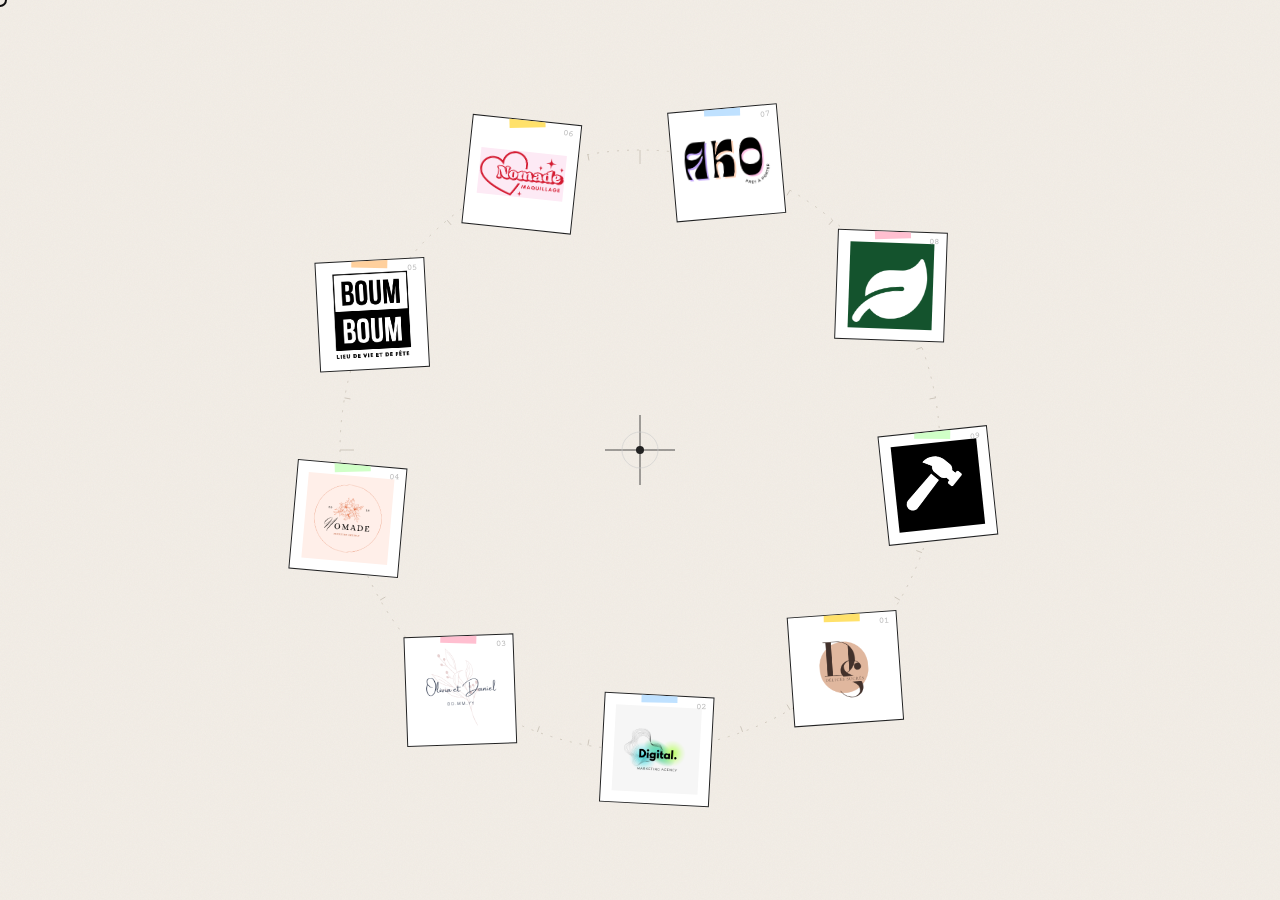
<file: index.html>
<!DOCTYPE html>
<html lang="fr">
<head>
  <meta charset="UTF-8">
  <meta name="viewport" content="width=device-width, initial-scale=1.0">
  <title>999999999999999</title>
  <link rel="preconnect" href="https://fonts.googleapis.com">
  <link href="https://fonts.googleapis.com/css2?family=Syne:wght@400;700;800&family=Courier+Prime:ital@0;1&display=swap" rel="stylesheet">
  <link rel="stylesheet" href="style/style.css">
</head>
<body>

<div class="cursor" id="cursor"></div>

<div class="scene">
  <div class="orbit-ring" id="orbitRing">

    <svg class="track" viewBox="0 0 600 600" xmlns="http://www.w3.org/2000/svg">
      <!-- Main orbit circle -->
      <circle cx="300" cy="300" r="300" fill="none" stroke="#d0c9be" stroke-width="1" stroke-dasharray="2 8"/>
      <!-- Tick marks every 40deg -->
      <g id="ticks"></g>
    </svg>

    <!-- Center hub -->
    <div class="center-hub">
      <svg class="hub-cross" viewBox="0 0 70 70" xmlns="http://www.w3.org/2000/svg">
        <line x1="35" y1="0" x2="35" y2="70" stroke="#222" stroke-width=".8"/>
        <line x1="0" y1="35" x2="70" y2="35" stroke="#222" stroke-width=".8"/>
        <circle cx="35" cy="35" r="4" fill="#222"/>
        <circle cx="35" cy="35" r="18" fill="none" stroke="#ccc" stroke-width=".6"/>
      </svg>
    </div>

  </div>
</div>
<script src="js/script.js"></script>
</body>
</html>
</file>
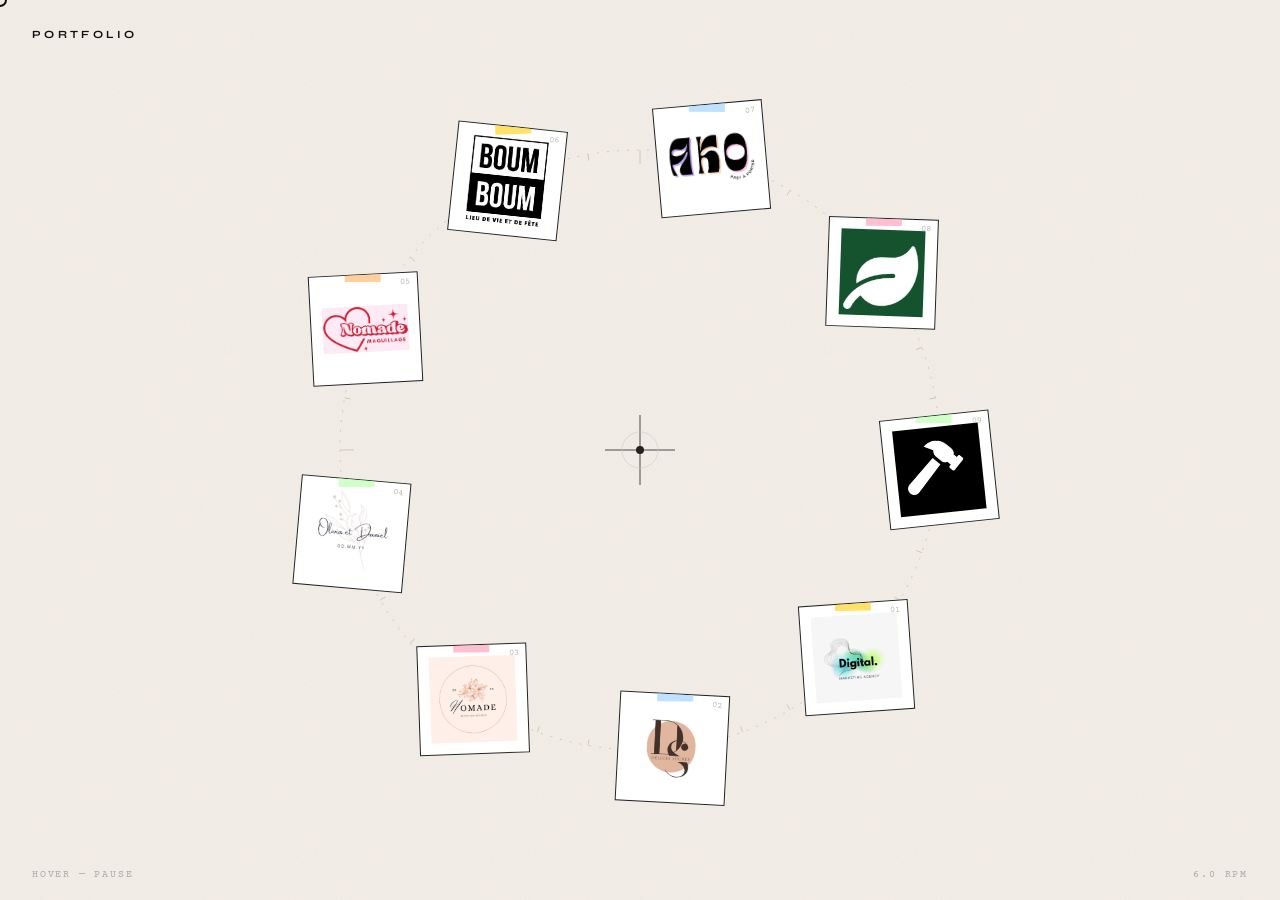
<file: img/index.html>
<!DOCTYPE html>
<html lang="fr">
<head>
  <meta charset="UTF-8">
  <meta name="viewport" content="width=device-width, initial-scale=1.0">
  <title>— Portfolio —</title>
  <link rel="preconnect" href="https://fonts.googleapis.com">
  <link href="https://fonts.googleapis.com/css2?family=Syne:wght@400;700;800&family=Courier+Prime:ital@0;1&display=swap" rel="stylesheet">
  <style>
    *, *::before, *::after { box-sizing: border-box; margin: 0; padding: 0; }

    :root {
      --bg: #f2ede6;
      --ink: #111;
      --R: 300px;
    }

    html, body {
      width: 100%; height: 100%;
      background: var(--bg);
      overflow: hidden;
      cursor: none;
    }

    /* grain paper texture via SVG filter */
    body::before {
      content: "";
      position: fixed;
      inset: 0;
      background-image:
        url("data:image/svg+xml,%3Csvg xmlns='http://www.w3.org/2000/svg' width='300' height='300'%3E%3Cfilter id='n'%3E%3CfeTurbulence type='fractalNoise' baseFrequency='0.75' numOctaves='4' stitchTiles='stitch'/%3E%3C/filter%3E%3Crect width='300' height='300' filter='url(%23n)' opacity='0.08'/%3E%3C/svg%3E");
      pointer-events: none;
      z-index: 0;
      opacity: .5;
    }

    .cursor {
      position: fixed;
      width: 14px; height: 14px;
      border: 2px solid var(--ink);
      border-radius: 50%;
      pointer-events: none;
      transform: translate(-50%, -50%);
      z-index: 9999;
      transition: transform .08s, width .2s, height .2s;
      mix-blend-mode: multiply;
    }
    .cursor.hover {
      width: 40px; height: 40px;
    }

    .scene {
      position: fixed;
      inset: 0;
      display: flex;
      align-items: center;
      justify-content: center;
      z-index: 1;
    }

    /* Orbit ring */
    .orbit-ring {
      position: relative;
      width: calc(var(--R) * 2);
      height: calc(var(--R) * 2);
    }

    svg.track {
      position: absolute;
      inset: 0;
      width: 100%; height: 100%;
      pointer-events: none;
      overflow: visible;
    }

    .center-hub {
      position: absolute;
      top: 50%; left: 50%;
      transform: translate(-50%, -50%);
      text-align: center;
      pointer-events: none;
      user-select: none;
      z-index: 2;
    }

    .center-hub .hub-word {
      display: block;
      font-family: 'Syne', sans-serif;
      font-weight: 800;
      font-size: clamp(28px, 4vw, 52px);
      letter-spacing: -.02em;
      color: var(--ink);
      line-height: 1;
    }

    .center-hub .hub-sub {
      display: block;
      font-family: 'Courier Prime', monospace;
      font-style: italic;
      font-size: 10px;
      letter-spacing: .2em;
      color: #888;
      margin-top: 6px;
      text-transform: uppercase;
    }

    .hub-cross {
      position: absolute;
      top: 50%; left: 50%;
      transform: translate(-50%, -50%);
      width: 70px; height: 70px;
      pointer-events: none;
    }

    /* Card nodes */
    .orbit-node {
      position: absolute;
      top: 50%; left: 50%;
      transform-origin: 0 0;
    }

    .card {
      position: absolute;
      transform: translate(-50%, -50%);
      width: 110px;
      height: 110px;
      background: #fff;
      border: 1.5px solid #222;
      display: flex;
      flex-direction: column;
      align-items: center;
      justify-content: center;
      text-decoration: none;
      cursor: none;
      overflow: hidden;
      transition:
        transform .3s cubic-bezier(.34,1.56,.64,1),
        box-shadow .3s,
        border-color .3s;
      /* random tilt set via JS */
    }

    .card::after {
      content: "";
      position: absolute;
      inset: 0;
      background: var(--ink);
      opacity: 0;
      transition: opacity .25s;
      mix-blend-mode: multiply;
    }

    .card:hover {
      transform: translate(-50%, -50%) rotate(0deg) scale(1.18) !important;
      box-shadow: 6px 6px 0 #111;
      border-color: #111;
      z-index: 10;
    }

    .card:hover::after {
      opacity: .04;
    }

    .card img {
      width: 80%;
      height: 80%;
      object-fit: contain;
      display: block;
      transition: transform .3s;
    }

    .card:hover img {
      transform: scale(1.06);
    }

    /* corner index label */
    .card-index {
      position: absolute;
      top: 5px; right: 7px;
      font-family: 'Courier Prime', monospace;
      font-size: 9px;
      color: #bbb;
      line-height: 1;
    }

    /* torn-tape top decoration */
    .card-tape {
      position: absolute;
      top: -7px; left: 50%;
      transform: translateX(-50%) rotate(-1deg);
      width: 36px; height: 14px;
      background: rgba(255,220,80,.85);
      pointer-events: none;
    }

    /* bottom caption */
    .bottom-bar {
      position: fixed;
      bottom: 0; left: 0; right: 0;
      display: flex;
      justify-content: space-between;
      align-items: flex-end;
      padding: 20px 32px;
      pointer-events: none;
      z-index: 5;
    }

    .bottom-bar span {
      font-family: 'Courier Prime', monospace;
      font-size: 10px;
      letter-spacing: .18em;
      color: #aaa;
      text-transform: uppercase;
    }

    .rpm-display {
      font-variant-numeric: tabular-nums;
    }

    /* top corner mark */
    .corner-mark {
      position: fixed;
      top: 28px; left: 32px;
      font-family: 'Syne', sans-serif;
      font-weight: 700;
      font-size: 11px;
      letter-spacing: .3em;
      color: var(--ink);
      text-transform: uppercase;
      z-index: 5;
      pointer-events: none;
    }

    /* decorative tick marks around orbit */
    .tick { stroke: #ccc; stroke-width: .8; }
  </style>
</head>
<body>

<div class="cursor" id="cursor"></div>
<div class="corner-mark">Portfolio</div>

<div class="scene">
  <div class="orbit-ring" id="orbitRing">

    <svg class="track" viewBox="0 0 600 600" xmlns="http://www.w3.org/2000/svg">
      <!-- Main orbit circle -->
      <circle cx="300" cy="300" r="300" fill="none" stroke="#d0c9be" stroke-width="1" stroke-dasharray="2 8"/>
      <!-- Tick marks every 40deg -->
      <g id="ticks"></g>
    </svg>

    <!-- Center hub -->
    <div class="center-hub">
      <svg class="hub-cross" viewBox="0 0 70 70" xmlns="http://www.w3.org/2000/svg">
        <line x1="35" y1="0" x2="35" y2="70" stroke="#222" stroke-width=".8"/>
        <line x1="0" y1="35" x2="70" y2="35" stroke="#222" stroke-width=".8"/>
        <circle cx="35" cy="35" r="4" fill="#222"/>
        <circle cx="35" cy="35" r="18" fill="none" stroke="#ccc" stroke-width=".6"/>
      </svg>
    </div>

  </div>
</div>

<div class="bottom-bar">
  <span>hover — pause</span>
  <span class="rpm-display" id="rpmEl">6.0 rpm</span>
</div>

<script>
const LOGOS = {
  dma: "[data-uri]",
  ds: "[data-uri]",
  nomade: "[data-uri]",
  mariage: "[data-uri]",
  maquillage: "[data-uri]",
  boumboum: "[data-uri]",
  ako: "[data-uri]",
  bioharvest: "[data-uri]",
  btp: "[data-uri]",
};


const links = [
  { key: "dma",        href: "dma/dma.html",                   tilt: -4 },
  { key: "ds",         href: "ds/ds.html",                     tilt:  3 },
  { key: "nomade",     href: "nomade/nomade.html",              tilt: -2 },
  { key: "mariage",    href: "mariage/mariage.html",            tilt:  5 },
  { key: "maquillage", href: "maquillage/maquillage.html",      tilt: -3 },
  { key: "boumboum",   href: "boumboum/boumboum.html",          tilt:  6 },
  { key: "ako",        href: "ako/ako.html",                    tilt: -5 },
  { key: "bioharvest", href: "bioharvest/bioharvest.html",      tilt:  2 },
  { key: "btp",        href: "btp/btp.html",                    tilt: -6 },
];

const ring     = document.getElementById("orbitRing");
const cursor   = document.getElementById("cursor");
const rpmEl    = document.getElementById("rpmEl");
const n        = links.length;
const R        = 300; // px, must match --R

// Build tick marks in SVG
const ticks = document.getElementById("ticks");
for (let i = 0; i < 36; i++) {
  const a = (i * 10) * Math.PI / 180;
  const len = i % 9 === 0 ? 14 : 6;
  const x1 = 300 + 300 * Math.cos(a);
  const y1 = 300 + 300 * Math.sin(a);
  const x2 = 300 + (300 - len) * Math.cos(a);
  const y2 = 300 + (300 - len) * Math.sin(a);
  const line = document.createElementNS("http://www.w3.org/2000/svg","line");
  line.setAttribute("x1",x1); line.setAttribute("y1",y1);
  line.setAttribute("x2",x2); line.setAttribute("y2",y2);
  line.setAttribute("stroke","#c5bdb1"); line.setAttribute("stroke-width",".8");
  ticks.appendChild(line);
}

// Tape colors
const tapeColors = ["rgba(255,220,80,.85)","rgba(180,220,255,.85)","rgba(255,180,200,.85)","rgba(200,255,190,.85)","rgba(255,200,140,.85)"];

const nodes = links.map((lk, i) => {
  const node = document.createElement("div");
  node.className = "orbit-node";

  const a = document.createElement("a");
  a.href = lk.href;
  a.className = "card";
  a.style.transform = `translate(-50%,-50%) rotate(${lk.tilt}deg)`;
  a.dataset.tilt = lk.tilt;

  // tape
  const tape = document.createElement("div");
  tape.className = "card-tape";
  tape.style.background = tapeColors[i % tapeColors.length];
  tape.style.transform = `translateX(-50%) rotate(${-lk.tilt + (Math.random()*4-2)}deg)`;

  // index
  const idx = document.createElement("span");
  idx.className = "card-index";
  idx.textContent = String(i+1).padStart(2,"0");

  // logo
  const img = document.createElement("img");
  img.src = LOGOS[lk.key];
  img.alt = lk.key;
  img.draggable = false;

  a.appendChild(tape);
  a.appendChild(idx);
  a.appendChild(img);
  node.appendChild(a);
  ring.appendChild(node);

  a.addEventListener("mouseenter", () => { paused = true;  cursor.classList.add("hover"); });
  a.addEventListener("mouseleave", () => { paused = false; cursor.classList.remove("hover"); });

  return { el: node, baseAngle: (2 * Math.PI / n) * i, tilt: lk.tilt };
});

let angle  = 0;
let rpm    = 6;
let paused = false;
let last   = null;

function layout(a) {
  nodes.forEach(({ el, baseAngle, tilt }) => {
    const θ = a + baseAngle;
    const x = Math.cos(θ) * R;
    const y = Math.sin(θ) * R;
    el.style.transform = `translate(${x}px, ${y}px)`;
    // keep card upright (cancel orbit rotation) + keep personal tilt
    const link = el.querySelector(".card");
    if (!link.matches(":hover")) {
      link.style.transform = `translate(-50%,-50%) rotate(${tilt}deg)`;
    }
  });
}

function tick(ts) {
  if (last !== null && !paused) {
    const dt = (ts - last) / 1000;
    angle += (rpm / 60) * 2 * Math.PI * dt;
  }
  last = ts;
  layout(angle);
  requestAnimationFrame(tick);
}

// keyboard speed control
document.addEventListener("keydown", e => {
  if (e.key === "ArrowUp")   rpm = Math.min(rpm + .5, 30);
  if (e.key === "ArrowDown") rpm = Math.max(rpm - .5, .5);
  rpmEl.textContent = rpm.toFixed(1) + " rpm";
});

// cursor
document.addEventListener("mousemove", e => {
  cursor.style.left = e.clientX + "px";
  cursor.style.top  = e.clientY + "px";
});

layout(0);
requestAnimationFrame(tick);
</script>
</body>
</html>
</file>
<file: style/style.css>
*, *::before, *::after { box-sizing: border-box; margin: 0; padding: 0; }

    :root {
      --bg: #f2ede6;
      --ink: #111;
      --R: 300px;
    }

    html, body {
      width: 100%; height: 100%;
      background: var(--bg);
      overflow: hidden;
      cursor: none;
    }

    /* grain paper texture via SVG filter */
    body::before {
      content: "";
      position: fixed;
      inset: 0;
      background-image:
        url("data:image/svg+xml,%3Csvg xmlns='http://www.w3.org/2000/svg' width='300' height='300'%3E%3Cfilter id='n'%3E%3CfeTurbulence type='fractalNoise' baseFrequency='0.75' numOctaves='4' stitchTiles='stitch'/%3E%3C/filter%3E%3Crect width='300' height='300' filter='url(%23n)' opacity='0.08'/%3E%3C/svg%3E");
      pointer-events: none;
      z-index: 0;
      opacity: .5;
    }

    .cursor {
      position: fixed;
      width: 14px; height: 14px;
      border: 2px solid var(--ink);
      border-radius: 50%;
      pointer-events: none;
      transform: translate(-50%, -50%);
      z-index: 9999;
      transition: transform .08s, width .2s, height .2s;
      mix-blend-mode: multiply;
    }
    .cursor.hover {
      width: 40px; height: 40px;
    }

    .scene {
      position: fixed;
      inset: 0;
      display: flex;
      align-items: center;
      justify-content: center;
      z-index: 1;
    }

    /* Orbit ring */
    .orbit-ring {
      position: relative;
      width: calc(var(--R) * 2);
      height: calc(var(--R) * 2);
    }

    svg.track {
      position: absolute;
      inset: 0;
      width: 100%; height: 100%;
      pointer-events: none;
      overflow: visible;
    }

    .center-hub {
      position: absolute;
      top: 50%; left: 50%;
      transform: translate(-50%, -50%);
      text-align: center;
      pointer-events: none;
      user-select: none;
      z-index: 2;
    }

    .center-hub .hub-word {
      display: block;
      font-family: 'Syne', sans-serif;
      font-weight: 800;
      font-size: clamp(28px, 4vw, 52px);
      letter-spacing: -.02em;
      color: var(--ink);
      line-height: 1;
    }

    .center-hub .hub-sub {
      display: block;
      font-family: 'Courier Prime', monospace;
      font-style: italic;
      font-size: 10px;
      letter-spacing: .2em;
      color: #888;
      margin-top: 6px;
      text-transform: uppercase;
    }

    .hub-cross {
      position: absolute;
      top: 50%; left: 50%;
      transform: translate(-50%, -50%);
      width: 70px; height: 70px;
      pointer-events: none;
    }

    /* Card nodes */
    .orbit-node {
      position: absolute;
      top: 50%; left: 50%;
      transform-origin: 0 0;
    }

    .card {
      position: absolute;
      transform: translate(-50%, -50%);
      width: 110px;
      height: 110px;
      background: #fff;
      border: 1.5px solid #222;
      display: flex;
      flex-direction: column;
      align-items: center;
      justify-content: center;
      text-decoration: none;
      cursor: none;
      overflow: hidden;
      transition:
        transform .3s cubic-bezier(.34,1.56,.64,1),
        box-shadow .3s,
        border-color .3s;
      /* random tilt set via JS */
    }

    .card::after {
      content: "";
      position: absolute;
      inset: 0;
      background: var(--ink);
      opacity: 0;
      transition: opacity .25s;
      mix-blend-mode: multiply;
    }

    .card:hover {
      transform: translate(-50%, -50%) rotate(0deg) scale(1.18) !important;
      box-shadow: 6px 6px 0 #111;
      border-color: #111;
      z-index: 10;
    }

    .card:hover::after {
      opacity: .04;
    }

    .card img {
      width: 80%;
      height: 80%;
      object-fit: contain;
      display: block;
      transition: transform .3s;
    }

    .card:hover img {
      transform: scale(1.06);
    }

    /* corner index label */
    .card-index {
      position: absolute;
      top: 5px; right: 7px;
      font-family: 'Courier Prime', monospace;
      font-size: 9px;
      color: #bbb;
      line-height: 1;
    }

    /* torn-tape top decoration */
    .card-tape {
      position: absolute;
      top: -7px; left: 50%;
      transform: translateX(-50%) rotate(-1deg);
      width: 36px; height: 14px;
      background: rgba(255,220,80,.85);
      pointer-events: none;
    }

    /* bottom caption */
    .bottom-bar {
      position: fixed;
      bottom: 0; left: 0; right: 0;
      display: flex;
      justify-content: space-between;
      align-items: flex-end;
      padding: 20px 32px;
      pointer-events: none;
      z-index: 5;
    }

    .bottom-bar span {
      font-family: 'Courier Prime', monospace;
      font-size: 10px;
      letter-spacing: .18em;
      color: #aaa;
      text-transform: uppercase;
    }

    .rpm-display {
      font-variant-numeric: tabular-nums;
    }

    /* top corner mark */
    .corner-mark {
      position: fixed;
      top: 28px; left: 32px;
      font-family: 'Syne', sans-serif;
      font-weight: 700;
      font-size: 11px;
      letter-spacing: .3em;
      color: var(--ink);
      text-transform: uppercase;
      z-index: 5;
      pointer-events: none;
    }

    /* decorative tick marks around orbit */
    .tick { stroke: #ccc; stroke-width: .8; }
</file>
